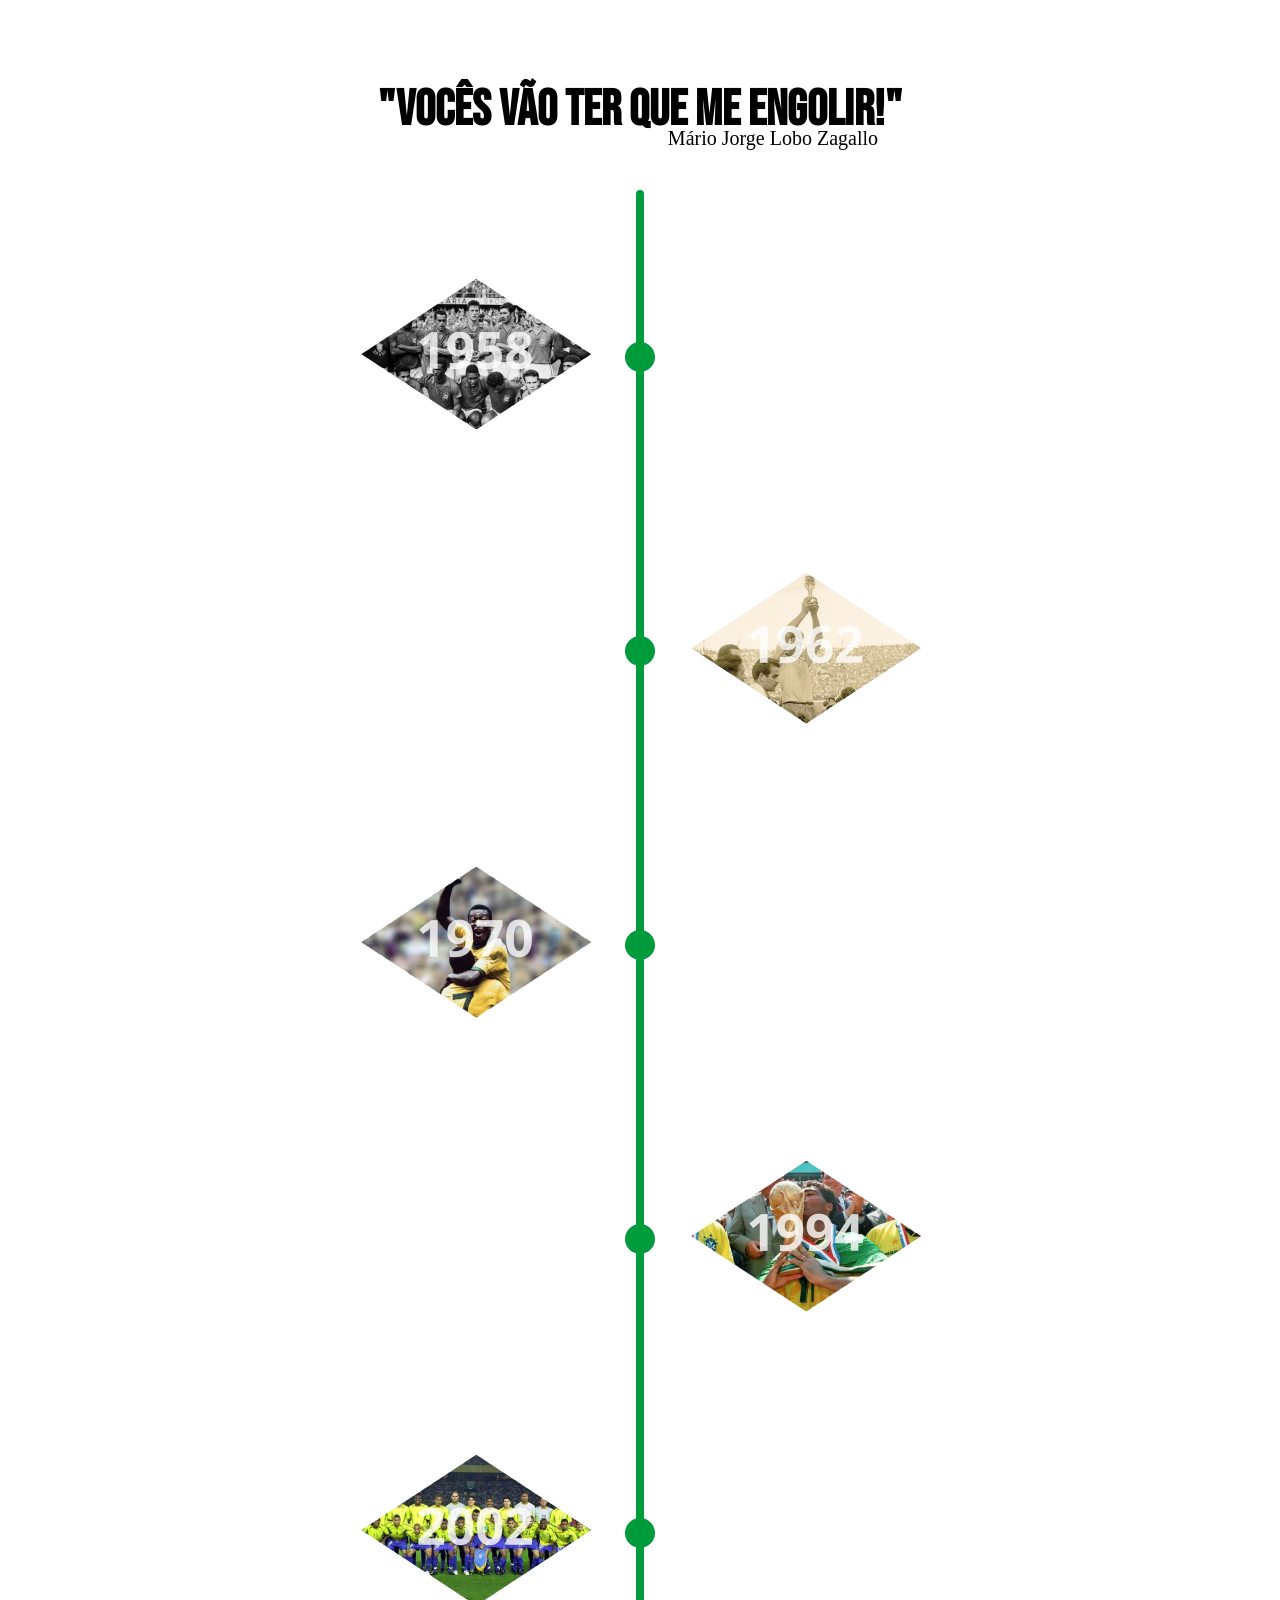
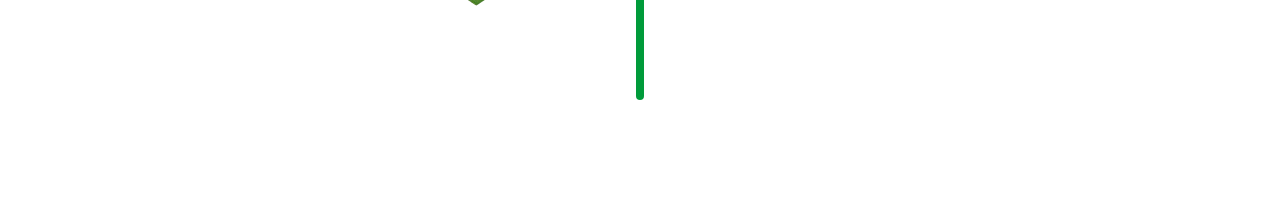
<file: index.html>
<!DOCTYPE html>
<html lang="pt-BR">
<head>
    <meta charset="UTF-8">
    <meta name="viewport" content="width=device-width, initial-scale=1.0">
    <title>Meu Brasil!</title>
    <link rel="icon" type="image/svg+xml" href="./brazil_flag.svg">
    <link rel="stylesheet" href="CSS/style.css">
    <link rel="preconnect" href="https://fonts.googleapis.com">
    <link rel="preconnect" href="https://fonts.gstatic.com" crossorigin>
    <link href="https://fonts.googleapis.com/css2?family=Bebas+Neue&family=Cascadia+Code:ital,wght@0,200..700;1,200..700&family=Nunito:ital,wght@0,200..1000;1,200..1000&family=Rochester&display=swap" rel="stylesheet">
</head>
<body>
    
    <div class="spotify-widget">
        <iframe data-testid="embed-iframe" src="https://open.spotify.com/embed/track/5db65G6tr51dxxYpqKHi9x?utm_source=generator&si=56192741834a4e22" width="100%" height="152" frameBorder="0" allowfullscreen="" allow="autoplay; clipboard-write; encrypted-media; fullscreen; picture-in-picture" loading="lazy"></iframe>
    </div>

    <main>
        <section id="txt">
            <h1>"Vocês vão ter que me engolir!"</h1>
            <h3>Mário Jorge Lobo Zagallo</h3>
        </section>

        <section class="timeline">
            <div class="line-center"></div>

            <article class="timeline-item left">
                <div class="point"></div>
                <div class="content">
                    <a href="1958/index.html">
                        <img class="img_los" src="assets/img/1958.png" alt="Copa de 1958">
                    </a>
                </div>
            </article>

            <article class="timeline-item right">
                <div class="point"></div>
                <div class="content">
                    <a href="1962/index.html">
                        <img class="img_los" src="assets/img/1962.png" alt="Copa de 1962">
                    </a>
                </div>
            </article>

            <article class="timeline-item left">
                <div class="point"></div>
                <div class="content">
                    <a href="1970/index.html">
                        <img class="img_los" src="assets/img/1970.png" alt="Copa de 1970">
                    </a>
                </div>
            </article>

            <article class="timeline-item right">
                <div class="point"></div>
                <div class="content">
                    <a href="1994/index.html">
                        <img class="img_los" src="assets/img/1994.png" alt="Copa de 1994">
                    </a>
                </div>
            </article>

            <article class="timeline-item left">
                <div class="point"></div>
                <div class="content">
                    <a href="2002/index.html">
                        <img class="img_los" src="assets/img/2002.png" alt="Copa de 2002">
                    </a>
                </div>
            </article>
        </section>
    </main>

    <video id="vdo" autoplay muted loop src="https://github.com/Michelangelo-09/Projeto-Copa/raw/refs/heads/master/assets/videos/brazil_video.mp4"></video>
</body>
</html>
</file>
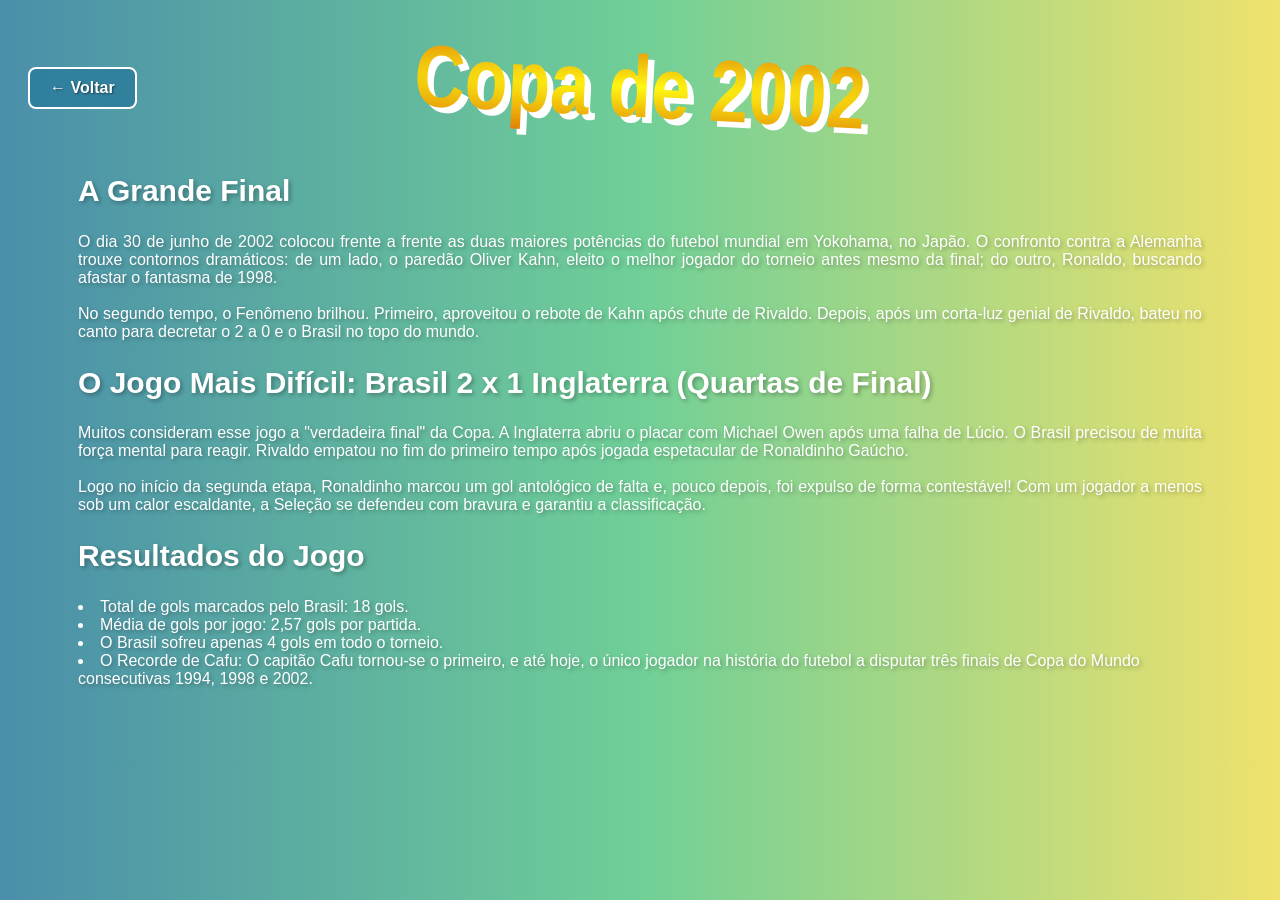
<file: 2002/index.html>
<!DOCTYPE html>
<html lang="pt-BR">
<head>
    <meta charset="UTF-8">
    <meta name="viewport" content="width=device-width, initial-scale=1.0">
    <title>Copa de 2002</title>
    <link rel="icon" type="image/svg+xml" href="../Home/brazil_flag.svg">
    <link rel="stylesheet" href="CSS/style.css">
</head>

<body>
    <div id="content">
        <a href="../index.html" class="btn-voltar">&#8592; Voltar</a>

        <div class="style-eight">
            <div class="wordart">
                <h1 class="preview">Copa de 2002</h1>
            </div>
        </div>

        <div id="box">
            <h2>A Grande Final</h2>
            <p>O dia 30 de junho de 2002 colocou frente a frente as duas maiores potências do futebol mundial em Yokohama,
                no Japão. O confronto contra a Alemanha trouxe contornos dramáticos: de um lado, o paredão Oliver Kahn,
                eleito o melhor jogador do torneio antes mesmo da final; do outro, Ronaldo, buscando afastar o fantasma de
                1998. 
                <br>
                <br>
                No segundo tempo, o Fenômeno brilhou. Primeiro, aproveitou o rebote de Kahn após chute de Rivaldo.
                Depois, após um corta-luz genial de Rivaldo, bateu no canto para decretar o 2 a 0 e o Brasil no topo do
                mundo. </p>

            <h2>O Jogo Mais Difícil: Brasil 2 x 1 Inglaterra (Quartas de Final)</h2>
            <p>
                Muitos consideram esse jogo a "verdadeira final" da Copa. A Inglaterra abriu o placar com Michael Owen após
                uma falha de Lúcio. O Brasil precisou de muita força mental para reagir. Rivaldo empatou no fim do primeiro
                tempo após jogada espetacular de Ronaldinho Gaúcho. 
                <br>
                <br>
                Logo no início da segunda etapa, Ronaldinho marcou um
                gol antológico de falta e, pouco depois, foi expulso de forma contestável! Com um jogador a menos sob um
                calor escaldante, a Seleção se defendeu com bravura e garantiu a classificação.
            </p>
            <h2>Resultados do Jogo</h2>
            <ul id="lista">
                <li>Total de gols marcados pelo Brasil: 18 gols.</li>
                <li>Média de gols por jogo: 2,57 gols por partida.</li>
                <li>O Brasil sofreu apenas 4 gols em todo o torneio.</li>
                <li>O Recorde de Cafu: O capitão Cafu tornou-se o primeiro, e até hoje, o único jogador na história do futebol a
                disputar três finais de Copa do Mundo consecutivas 1994, 1998 e 2002.</li>
            </ul>
        </div>
    </div>
    <div id="cor"></div>
</body>
</html>
</file>
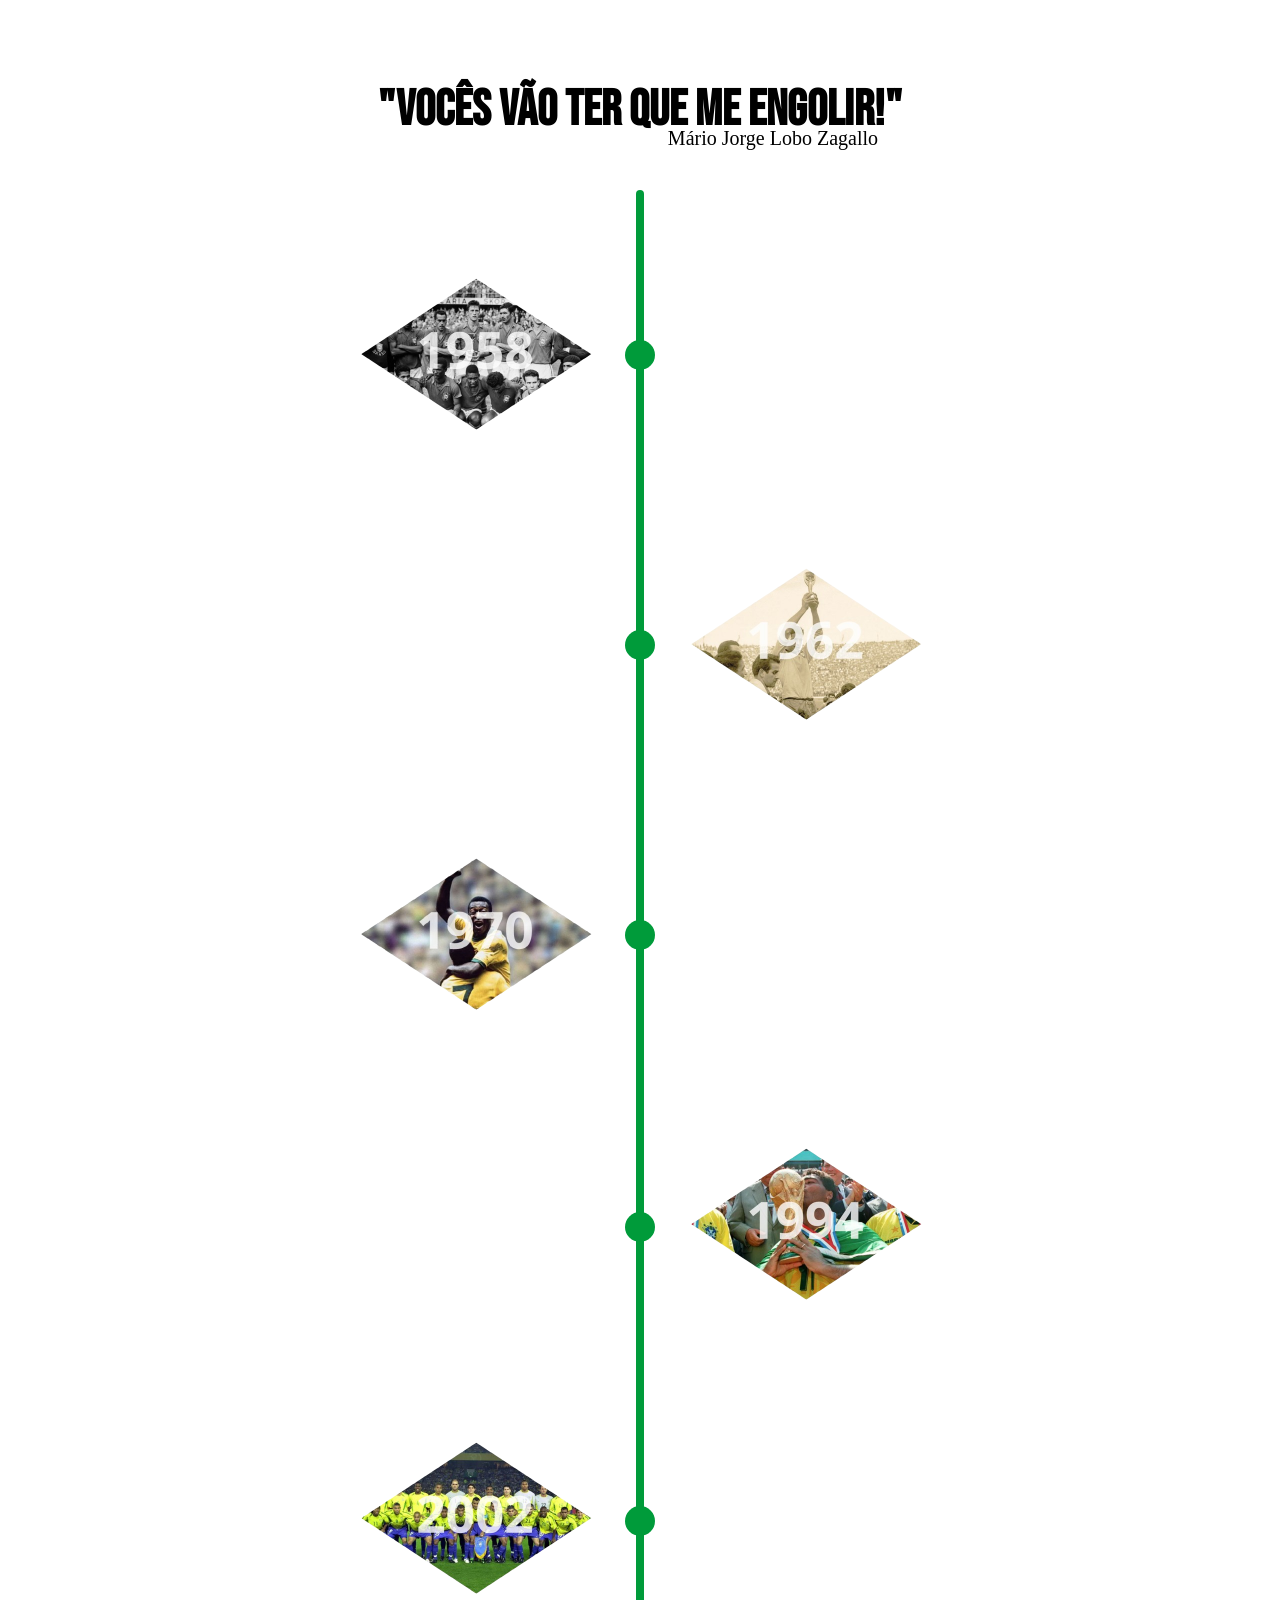
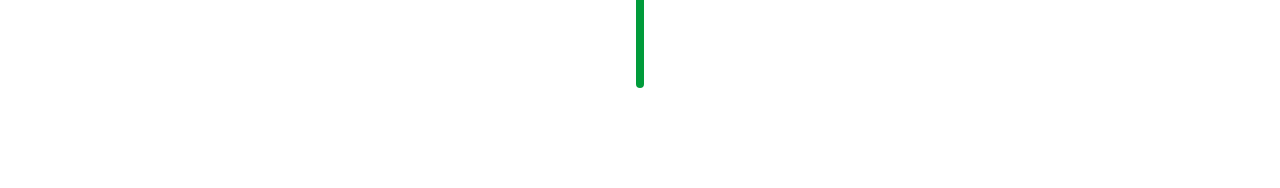
<file: Home/index.html>
<!DOCTYPE html>
<html lang="pt-BR">
<head>
    <meta charset="UTF-8">
    <meta name="viewport" content="width=device-width, initial-scale=1.0">
    <title>Meu Brasil!</title>
    <link rel="icon" type="image/svg+xml" href="./brazil_flag.svg">
    <link rel="stylesheet" href="CSS/style.css">
    <link rel="preconnect" href="https://fonts.googleapis.com">
    <link rel="preconnect" href="https://fonts.gstatic.com" crossorigin>
    <link href="https://fonts.googleapis.com/css2?family=Bebas+Neue&family=Cascadia+Code:ital,wght@0,200..700;1,200..700&family=Nunito:ital,wght@0,200..1000;1,200..1000&family=Rochester&display=swap" rel="stylesheet">
</head>
<body>
    
    <div class="spotify-widget">
        <iframe data-testid="embed-iframe" src="https://open.spotify.com/embed/track/5db65G6tr51dxxYpqKHi9x?utm_source=generator&si=56192741834a4e22" width="100%" height="152" frameBorder="0" allowfullscreen="" allow="autoplay; clipboard-write; encrypted-media; fullscreen; picture-in-picture" loading="lazy"></iframe>
    </div>

    <main>
        <section id="txt">
            <h1>"Vocês vão ter que me engolir!"</h1>
            <h3>Mário Jorge Lobo Zagallo</h3>
        </section>

        <section class="timeline">
            <div class="line-center"></div>

            <article class="timeline-item left">
                <div class="point"></div>
                <div class="content">
                    <img class="img_los" src="assets/img/1958.png" alt="Copa de 1958">
                </div>
            </article>

            <article class="timeline-item right">
                <div class="point"></div>
                <div class="content">
                    <img class="img_los" src="assets/img/1962.png" alt="Copa de 1962">
                </div>
            </article>

            <article class="timeline-item left">
                <div class="point"></div>
                <div class="content">
                    <img class="img_los" src="assets/img/1970.png" alt="Copa de 1970">
                </div>
            </article>

            <article class="timeline-item right">
                <div class="point"></div>
                <div class="content">
                    <a href="../1994/index.html">
                        <img class="img_los" src="assets/img/1994.png" alt="Copa de 1994">
                    </a>
                </div>
            </article>

            <article class="timeline-item left">
                <div class="point"></div>
                <div class="content">
                    <a href="../2002/index.html">
                        <img class="img_los" src="assets/img/2002.png" alt="Copa de 2002">
                    </a>
                </div>
            </article>
        </section>
    </main>

    <video id="vdo" autoplay muted loop src="assets/videos/brazilvideo.mp4"></video>
</body>
</html>
</file>
<file: CSS/style.css>
/* =========================================
   Estilos Globais e Reset
========================================= */
html {
    scrollbar-width: thin;
    scrollbar-color: #009b3a #232e33;
    box-sizing: border-box;
}

*, *:before, *:after {
    box-sizing: inherit;
}

body {
    margin: 0;
    padding: 0;
    overflow-x: hidden; /* Evita rolagem horizontal indesejada */
}

/* =========================================
   Tipografia e Cabeçalho
========================================= */
h1 {
    text-align: center;
    font-size: 50px;
    margin-bottom: 0;
    font-family: "Bebas Neue", sans-serif;
    font-weight: 600;
}

h3 {
    font-size: 20px;
    text-align: right;
    margin-top: -13px;
    margin-right: 24px;
    font-family: "Rochester", cursive;
    font-weight: 500;
}

#txt {
    width: fit-content;
    margin: 80px auto 40px auto;
    position: relative;
    z-index: 3;
}

/* =========================================
   Vídeo de Fundo e Widget
========================================= */
#vdo {
    position: fixed;
    top: 0;
    left: 0;
    height: 100vh;
    width: 100vw;
    opacity: 0.2;
    z-index: -1;
    object-fit: cover;
}

.spotify-widget {
    position: fixed;
    bottom: 15px;
    right: 15px;
    z-index: 9999;
    width: 350px;
    border-radius: 12px;
    overflow: hidden;
    transition: all 0.3s ease;
}

/* =========================================
   Linha do Tempo (Timeline)
========================================= */
main {
    position: relative;
    z-index: 3;
    padding-bottom: 100px;
}

.timeline {
    position: relative;
    max-width: 900px; /* Limita a largura em telas muito grandes */
    margin: 0 auto;
    padding: 20px 0;
}

.line-center {
    position: absolute;
    left: 50%;
    top: 0;
    bottom: 0;
    width: 8px;
    background-color: #009b3a;
    border-radius: 4px;
    transform: translateX(-50%);
    z-index: 1;
}

.timeline-item {
    position: relative;
    width: 50%;
    padding: 20px 40px;
    z-index: 2;
}

.timeline-item.left {
    left: 0;
}

.timeline-item.right {
    left: 50%;
}

.content {
    display: flex;
}

.timeline-item.left .content {
    justify-content: flex-end;
}

.timeline-item.right .content {
    justify-content: flex-start;
}

.point {
    position: absolute;
    top: 50%;
    width: 30px;
    height: 30px;
    background-color: #009b3a;
    border-radius: 50%;
    z-index: 3;
    transform: translateY(-50%);
}

.timeline-item.left .point {
    right: -15px;
}

.timeline-item.right .point {
    left: -15px;
}

/* =========================================
   Imagens e Animações
========================================= */
.img_los {
    width: 250px;
    transition: all 0.3s ease;
}

.img_los:hover {
    filter: drop-shadow(0px 10px 20px rgba(0,156,59, 0.9));
    animation: pulse 3s infinite; /* Adicionado infinite para manter pulsando */
}

@keyframes pulse {
    0%   { transform: scale(1); opacity: 1; }
    50%  { transform: scale(1.12); opacity: 0.8; }
    100% { transform: scale(1); opacity: 1; } /* Corrigido para fechar o ciclo suavemente */
}

/* =========================================
   Media Queries (Responsividade)
========================================= */

/* Monitores Médios e Tablets em Paisagem (Até 1024px) */
@media screen and (max-width: 1024px) {
    .timeline {
        max-width: 800px;
    }
    .img_los {
        width: 200px;
    }
}

/* Tablets em Retrato / iPads (Até 768px) */
@media screen and (max-width: 768px) {
    #txt {
        margin-top: 40px;
    }
    h1 {
        font-size: 40px;
    }
    h3 {
        font-size: 18px;
    }
    
    /* Reposiciona a linha para a esquerda no Tablet */
    .line-center {
        left: 40px;
        transform: none;
    }
    
    .timeline-item {
        width: 100%;
        left: 0 !important; /* Força todos os itens para a esquerda */
        padding: 20px 20px 20px 80px;
    }
    
    .timeline-item.left .content, 
    .timeline-item.right .content {
        justify-content: flex-start;
    }
    
    .timeline-item.left .point, 
    .timeline-item.right .point {
        left: 25px; /* Alinha todos os pontos na nova linha */
        right: auto;
    }
}

/* Celulares (Até 480px) */
@media screen and (max-width: 480px) {
    h1 {
        font-size: 32px;
        line-height: 1.1;
    }
    h3 {
        margin-top: 5px;
    }
    
    .img_los {
        width: 160px; /* Imagens menores para caber na tela do celular */
    }

    .line-center {
        left: 20px;
    }

    .timeline-item {
        padding: 20px 10px 20px 50px;
    }

    .timeline-item.left .point, 
    .timeline-item.right .point {
        left: 5px;
    }

    /* Ajusta o widget do Spotify para não quebrar a tela no mobile */
    .spotify-widget {
        width: calc(100% - 30px); /* Ocupa a tela inteira menos as margens */
        bottom: 10px;
        right: 15px;
    }
}
</file>
<file: 2002/CSS/style.css>
body {
    background-image: url('https://www.rbsdirect.com.br/imagesrc/25637871.jpg?format=webp&w=1200');
    z-index: 2;
    color: white;
    text-shadow: 2px 2px 4px rgba(0, 0, 0, 0.3);
}

#cor {
    background: linear-gradient(90deg, rgba(42, 123, 155, 1) 0%, rgba(87, 199, 133, 1) 50%, rgba(237, 221, 83, 1) 100%);
    position: fixed;
    left: 0;
    top: 0;
    width: 100%;
    height: 100vh;
    opacity: 0.85;
    z-index: 1;
}

img {
    position: absolute;
    left: 0;
    top: 0;
    width: 100%;
    height: auto;
}

p {
    font-family: 'Segoe UI', Tahoma, Geneva, Verdana, sans-serif;
    text-align: justify;
    font-size: 16px;
}

h1 {
    font-family: 'Segoe UI', Tahoma, Geneva, Verdana, sans-serif;
    font-size: 70px;
    text-align: center;
}

h2 {
    font-family: 'Segoe UI', Tahoma, Geneva, Verdana, sans-serif;
    font-size: 30px;
}

#box {
    margin-left: 70px;
    margin-right: 70px;
}

#content {
    position: relative;
    z-index: 2;
}

/* Estilos do Botão Voltar */
.btn-voltar {
    position: absolute;
    top: 20px;
    left: 20px;
    text-decoration: none;
    color: #ffffff;
    font-family: 'Segoe UI', Tahoma, Geneva, Verdana, sans-serif;
    font-size: 16px;
    font-weight: bold;
    background-color: rgba(42, 123, 155, 0.8);
    padding: 10px 20px;
    border: 2px solid #ffffff;
    border-radius: 8px;
    text-shadow: 1px 1px 2px rgba(0, 0, 0, 0.5);
    transition: all 0.3s ease;
    z-index: 10;
}

.btn-voltar:hover {
    background-color: rgba(237, 221, 83, 0.9);
    color: #000000;
    text-shadow: none;
    border-color: #000000;
}

.style-eight {
    text-shadow: none;
    transform: rotate(3deg);
}

.style-eight .wordart {
    transform: scaleY(1.25);
}

.style-eight .wordart .preview {
    font-family: Impact, sans-serif;
    color: transparent;
    background: radial-gradient(ellipse at center, #fff812, #d24d00);
    -webkit-text-fill-color: transparent;
    -webkit-background-clip: text;
    background-clip: text;
}

.style-eight .wordart .preview::before {
    z-index: -1;
    position: absolute;
    content: 'Copa de 2002';
    text-shadow: 0.094em 0.063em #ffffff;
}

ul {
    font-family: 'Segoe UI', Tahoma, Geneva, Verdana, sans-serif;
    padding: 0;
}

li {
    list-style-position: inside;
}
</file>
<file: Home/CSS/style.css>
/* =========================================
   Estilos Globais e Reset
========================================= */
html {
    scrollbar-width: thin;
    scrollbar-color: #009b3a #232e33;
    box-sizing: border-box;
}

*, *:before, *:after {
    box-sizing: inherit;
}

body {
    margin: 0;
    padding: 0;
    overflow-x: hidden; /* Evita rolagem horizontal indesejada */
}

/* =========================================
   Tipografia e Cabeçalho
========================================= */
h1 {
    text-align: center;
    font-size: 50px;
    margin-bottom: 0;
    font-family: "Bebas Neue", sans-serif;
    font-weight: 600;
}

h3 {
    font-size: 20px;
    text-align: right;
    margin-top: -13px;
    margin-right: 24px;
    font-family: "Rochester", cursive;
    font-weight: 500;
}

#txt {
    width: fit-content;
    margin: 80px auto 40px auto;
    position: relative;
    z-index: 3;
}

/* =========================================
   Vídeo de Fundo e Widget
========================================= */
#vdo {
    position: fixed;
    top: 0;
    left: 0;
    height: 100vh;
    width: 100vw;
    opacity: 0.2;
    z-index: -1;
    object-fit: cover;
}

.spotify-widget {
    position: fixed;
    bottom: 15px;
    right: 15px;
    z-index: 9999;
    width: 350px;
    border-radius: 12px;
    overflow: hidden;
    transition: all 0.3s ease;
}

/* =========================================
   Linha do Tempo (Timeline)
========================================= */
main {
    position: relative;
    z-index: 3;
    padding-bottom: 100px;
}

.timeline {
    position: relative;
    max-width: 900px; /* Limita a largura em telas muito grandes */
    margin: 0 auto;
    padding: 20px 0;
}

.line-center {
    position: absolute;
    left: 50%;
    top: 0;
    bottom: 0;
    width: 8px;
    background-color: #009b3a;
    border-radius: 4px;
    transform: translateX(-50%);
    z-index: 1;
}

.timeline-item {
    position: relative;
    width: 50%;
    padding: 20px 40px;
    z-index: 2;
}

.timeline-item.left {
    left: 0;
}

.timeline-item.right {
    left: 50%;
}

.content {
    display: flex;
}

.timeline-item.left .content {
    justify-content: flex-end;
}

.timeline-item.right .content {
    justify-content: flex-start;
}

.point {
    position: absolute;
    top: 50%;
    width: 30px;
    height: 30px;
    background-color: #009b3a;
    border-radius: 50%;
    z-index: 3;
    transform: translateY(-50%);
}

.timeline-item.left .point {
    right: -15px;
}

.timeline-item.right .point {
    left: -15px;
}

/* =========================================
   Imagens e Animações
========================================= */
.img_los {
    width: 250px;
    transition: all 0.3s ease;
}

.img_los:hover {
    filter: drop-shadow(0px 10px 20px rgba(0,156,59, 0.9));
    animation: pulse 3s infinite; /* Adicionado infinite para manter pulsando */
}

@keyframes pulse {
    0%   { transform: scale(1); opacity: 1; }
    50%  { transform: scale(1.12); opacity: 0.8; }
    100% { transform: scale(1); opacity: 1; } /* Corrigido para fechar o ciclo suavemente */
}

/* =========================================
   Media Queries (Responsividade)
========================================= */

/* Monitores Médios e Tablets em Paisagem (Até 1024px) */
@media screen and (max-width: 1024px) {
    .timeline {
        max-width: 800px;
    }
    .img_los {
        width: 200px;
    }
}

/* Tablets em Retrato / iPads (Até 768px) */
@media screen and (max-width: 768px) {
    #txt {
        margin-top: 40px;
    }
    h1 {
        font-size: 40px;
    }
    h3 {
        font-size: 18px;
    }
    
    /* Reposiciona a linha para a esquerda no Tablet */
    .line-center {
        left: 40px;
        transform: none;
    }
    
    .timeline-item {
        width: 100%;
        left: 0 !important; /* Força todos os itens para a esquerda */
        padding: 20px 20px 20px 80px;
    }
    
    .timeline-item.left .content, 
    .timeline-item.right .content {
        justify-content: flex-start;
    }
    
    .timeline-item.left .point, 
    .timeline-item.right .point {
        left: 25px; /* Alinha todos os pontos na nova linha */
        right: auto;
    }
}

/* Celulares (Até 480px) */
@media screen and (max-width: 480px) {
    h1 {
        font-size: 32px;
        line-height: 1.1;
    }
    h3 {
        margin-top: 5px;
    }
    
    .img_los {
        width: 160px; /* Imagens menores para caber na tela do celular */
    }

    .line-center {
        left: 20px;
    }

    .timeline-item {
        padding: 20px 10px 20px 50px;
    }

    .timeline-item.left .point, 
    .timeline-item.right .point {
        left: 5px;
    }

    /* Ajusta o widget do Spotify para não quebrar a tela no mobile */
    .spotify-widget {
        width: calc(100% - 30px); /* Ocupa a tela inteira menos as margens */
        bottom: 10px;
        right: 15px;
    }
}
</file>
